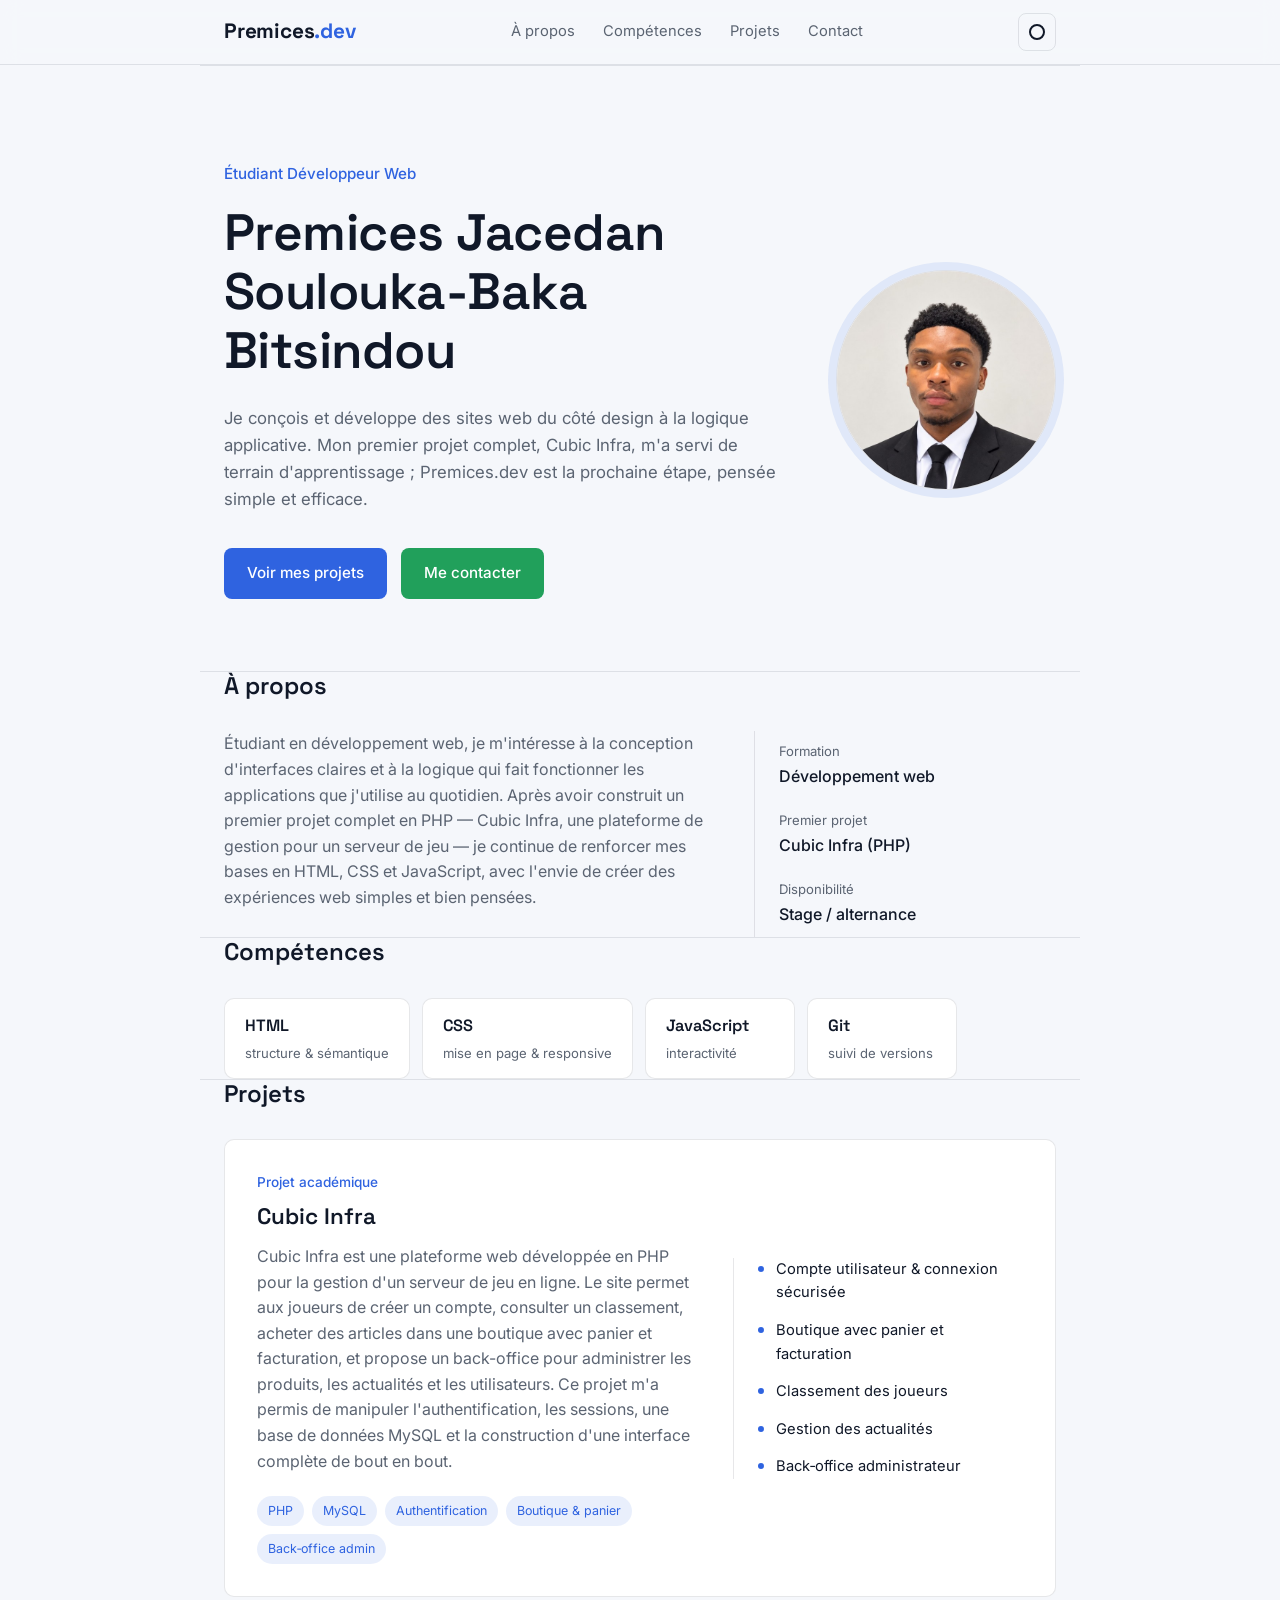
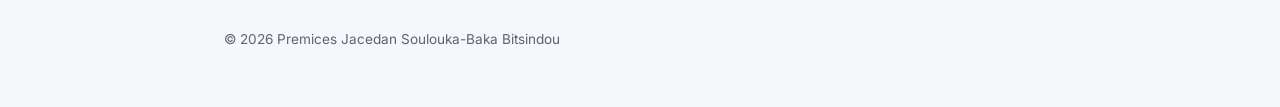
<file: index.html>
<!DOCTYPE html>
<html lang="fr" data-theme="dark">
<head>
<meta charset="UTF-8">
<meta name="viewport" content="width=device-width, initial-scale=1">
<title>Premices.dev — Premices Jacedan Soulouka-Baka Bitsindou</title>
<meta name="description" content="Premices.dev, le site personnel de Premices Jacedan Soulouka-Baka Bitsindou, étudiant développeur web.">
<link rel="preconnect" href="https://fonts.googleapis.com">
<link rel="preconnect" href="https://fonts.gstatic.com" crossorigin>
<link href="https://fonts.googleapis.com/css2?family=Space+Grotesk:wght@500;600;700&family=Inter:wght@400;500;600&display=swap" rel="stylesheet">
<link rel="icon" href="data:image/svg+xml,%3Csvg xmlns='http://www.w3.org/2000/svg' viewBox='0 0 100 100'%3E%3Crect width='100' height='100' rx='22' fill='%232F63E0'/%3E%3Ctext x='50' y='68' font-family='Arial,sans-serif' font-weight='700' font-size='56' fill='white' text-anchor='middle'%3EP%3C/text%3E%3C/svg%3E">
<link rel="stylesheet" href="css/style.css">
</head>
<body>

<header class="site-header">
  <div class="wrap header-inner">
    <a href="#top" class="logo" aria-label="Retour en haut">Premices<span class="logo-dot">.dev</span></a>
    <nav class="main-nav" aria-label="Navigation principale">
      <a href="#about">À propos</a>
      <a href="#skills">Compétences</a>
      <a href="#projects">Projets</a>
      <a href="contact.html">Contact</a>
    </nav>
    <button id="theme-toggle" class="theme-toggle" type="button" aria-label="Changer de thème">
      <span class="theme-icon" aria-hidden="true"></span>
    </button>
  </div>
</header>

<main id="top">

  <section class="hero wrap">
    <div class="hero-text-col">
      <p class="hero-label">Étudiant Développeur Web</p>
      <h1 class="hero-name">Premices Jacedan<br>Soulouka&#8209;Baka Bitsindou</h1>
      <p class="hero-text">
        Je conçois et développe des sites web du côté design à la logique applicative.
        Mon premier projet complet, Cubic Infra, m'a servi de terrain d'apprentissage ;
        Premices.dev est la prochaine étape, pensée simple et efficace.
      </p>
      <div class="hero-actions">
        <a href="#projects" class="btn btn-primary">Voir mes projets</a>
        <a href="contact.html" class="btn btn-accent">Me contacter</a>
      </div>
    </div>
    <div class="hero-photo-col">
      <img src="img/premices.jpg" alt="Photo de Premices Jacedan Soulouka-Baka Bitsindou" class="hero-photo">
    </div>
  </section>

  <section id="about" class="about wrap reveal">
    <div class="section-head">
      <h2>À propos</h2>
    </div>
    <div class="about-grid">
      <p class="about-text">
        Étudiant en développement web, je m'intéresse à la conception d'interfaces claires
        et à la logique qui fait fonctionner les applications que j'utilise au quotidien.
        Après avoir construit un premier projet complet en PHP — Cubic Infra, une plateforme
        de gestion pour un serveur de jeu — je continue de renforcer mes bases en HTML, CSS
        et JavaScript, avec l'envie de créer des expériences web simples et bien pensées.
      </p>
      <dl class="about-facts">
        <div>
          <dt>Formation</dt>
          <dd>Développement web</dd>
        </div>
        <div>
          <dt>Premier projet</dt>
          <dd>Cubic Infra (PHP)</dd>
        </div>
        <div>
          <dt>Disponibilité</dt>
          <dd>Stage / alternance</dd>
        </div>
      </dl>
    </div>
  </section>

  <section id="skills" class="skills wrap reveal">
    <div class="section-head">
      <h2>Compétences</h2>
    </div>
    <ul class="skills-list">
      <li class="skill-chip">
        <span class="skill-name">HTML</span>
        <span class="skill-note">structure &amp; sémantique</span>
      </li>
      <li class="skill-chip">
        <span class="skill-name">CSS</span>
        <span class="skill-note">mise en page &amp; responsive</span>
      </li>
      <li class="skill-chip">
        <span class="skill-name">JavaScript</span>
        <span class="skill-note">interactivité</span>
      </li>
      <li class="skill-chip">
        <span class="skill-name">Git</span>
        <span class="skill-note">suivi de versions</span>
      </li>
    </ul>
  </section>

  <section id="projects" class="projects wrap reveal">
    <div class="section-head">
      <h2>Projets</h2>
    </div>

    <article class="project-feature">
      <div class="project-info">
        <p class="project-kicker">Projet académique</p>
        <h3>Cubic Infra</h3>
        <p class="project-desc">
          Cubic Infra est une plateforme web développée en PHP pour la gestion d'un serveur
          de jeu en ligne. Le site permet aux joueurs de créer un compte, consulter un
          classement, acheter des articles dans une boutique avec panier et facturation,
          et propose un back-office pour administrer les produits, les actualités et les
          utilisateurs. Ce projet m'a permis de manipuler l'authentification, les sessions,
          une base de données MySQL et la construction d'une interface complète de bout en
          bout.
        </p>
        <ul class="project-tags">
          <li>PHP</li>
          <li>MySQL</li>
          <li>Authentification</li>
          <li>Boutique &amp; panier</li>
          <li>Back&#8209;office admin</li>
        </ul>
      </div>
      <ul class="project-features">
        <li>Compte utilisateur &amp; connexion sécurisée</li>
        <li>Boutique avec panier et facturation</li>
        <li>Classement des joueurs</li>
        <li>Gestion des actualités</li>
        <li>Back&#8209;office administrateur</li>
      </ul>
    </article>
  </section>

</main>

<footer class="site-footer wrap">
  <p>&copy; <span id="year"></span> Premices Jacedan Soulouka-Baka Bitsindou</p>
</footer>

<script src="js/script.js"></script>
</body>
</html>
</file>
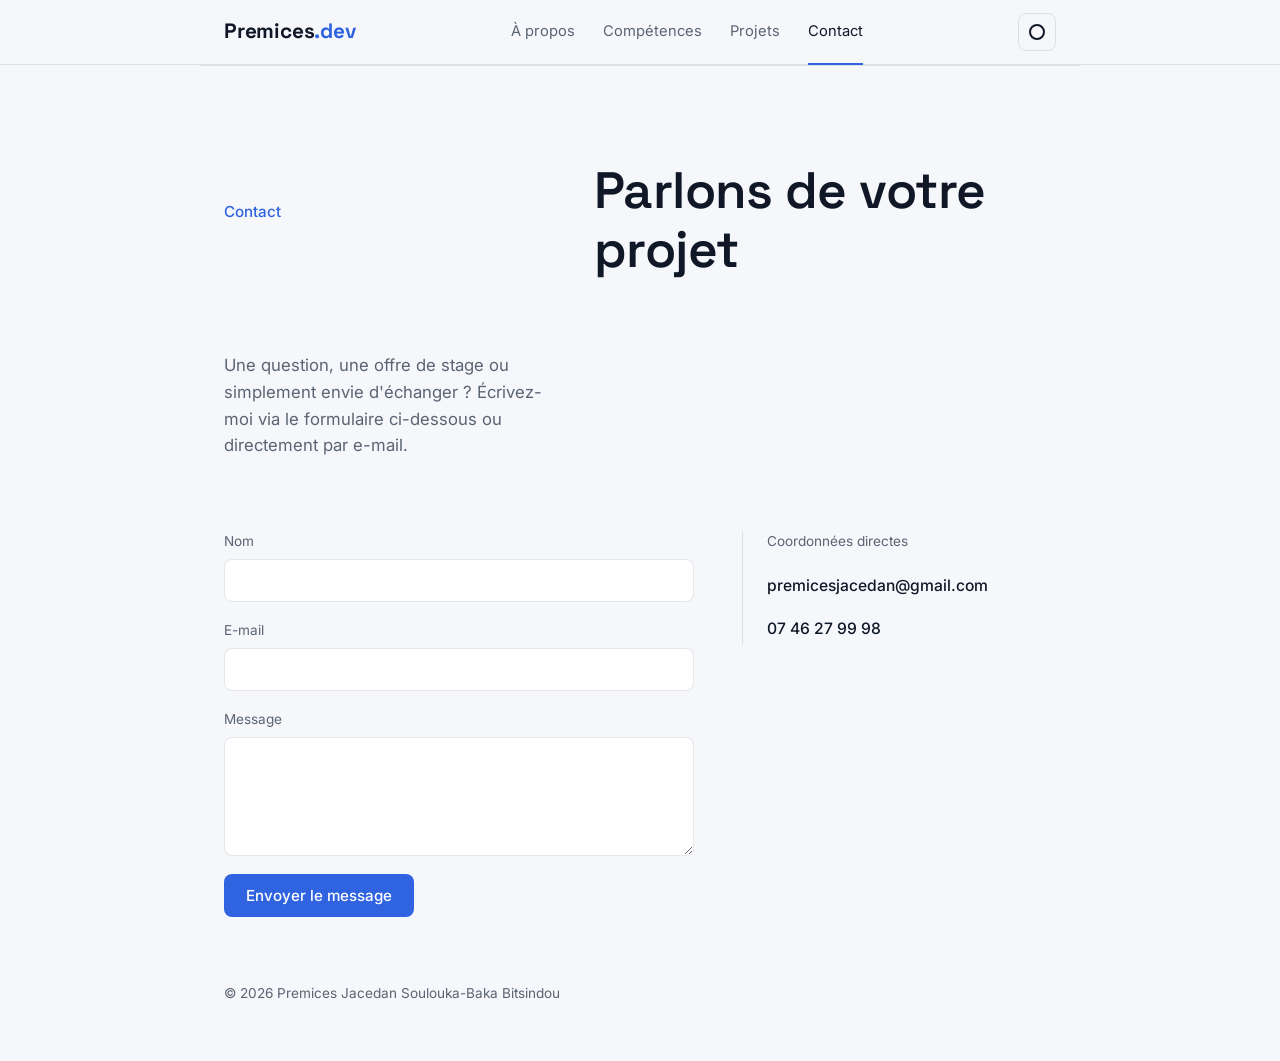
<file: contact.html>
<!DOCTYPE html>
<html lang="fr" data-theme="dark">
<head>
<meta charset="UTF-8">
<meta name="viewport" content="width=device-width, initial-scale=1">
<title>Contact — Premices.dev</title>
<meta name="description" content="Contactez Premices Jacedan Soulouka-Baka Bitsindou via Premices.dev, étudiant développeur web.">
<link rel="preconnect" href="https://fonts.googleapis.com">
<link rel="preconnect" href="https://fonts.gstatic.com" crossorigin>
<link href="https://fonts.googleapis.com/css2?family=Space+Grotesk:wght@500;600;700&family=Inter:wght@400;500;600&display=swap" rel="stylesheet">
<link rel="icon" href="data:image/svg+xml,%3Csvg xmlns='http://www.w3.org/2000/svg' viewBox='0 0 100 100'%3E%3Crect width='100' height='100' rx='22' fill='%232F63E0'/%3E%3Ctext x='50' y='68' font-family='Arial,sans-serif' font-weight='700' font-size='56' fill='white' text-anchor='middle'%3EP%3C/text%3E%3C/svg%3E">
<link rel="stylesheet" href="css/style.css">
</head>
<body>

<header class="site-header">
  <div class="wrap header-inner">
    <a href="index.html" class="logo" aria-label="Retour à l'accueil">Premices<span class="logo-dot">.dev</span></a>
    <nav class="main-nav" aria-label="Navigation principale">
      <a href="index.html#about">À propos</a>
      <a href="index.html#skills">Compétences</a>
      <a href="index.html#projects">Projets</a>
      <a href="contact.html" aria-current="page">Contact</a>
    </nav>
    <button id="theme-toggle" class="theme-toggle" type="button" aria-label="Changer de thème">
      <span class="theme-icon" aria-hidden="true"></span>
    </button>
  </div>
</header>

<main id="top">

  <section class="hero wrap contact-hero">
    <p class="hero-label">Contact</p>
    <h1 class="hero-name">Parlons de votre projet</h1>
    <p class="hero-text">
      Une question, une offre de stage ou simplement envie d'échanger ? Écrivez-moi via
      le formulaire ci-dessous ou directement par e-mail.
    </p>
  </section>

  <section class="contact wrap reveal" style="border-top:none; padding-top:0;">
    <div class="contact-grid">
      <form id="contact-form" class="contact-form" novalidate>
        <input type="hidden" name="access_key" value="b79c130d-8a46-4a44-946f-7fb20b138307">
        <input type="hidden" name="subject" value="Nouveau message depuis Premices.dev">
        <input type="text" name="botcheck" style="display:none" tabindex="-1" autocomplete="off">
        <div class="field">
          <label for="name">Nom</label>
          <input type="text" id="name" name="name" required autocomplete="name">
        </div>
        <div class="field">
          <label for="email">E-mail</label>
          <input type="email" id="email" name="email" required autocomplete="email">
        </div>
        <div class="field">
          <label for="message">Message</label>
          <textarea id="message" name="message" rows="5" required></textarea>
        </div>
        <button type="submit" class="btn btn-primary">Envoyer le message</button>
        <p id="form-status" class="form-status" role="status" aria-live="polite"></p>
      </form>

      <aside class="contact-direct">
        <p class="contact-direct-label">Coordonnées directes</p>
        <a href="mailto:premicesjacedan@gmail.com" class="contact-line">premicesjacedan@gmail.com</a>
        <a href="tel:+33746279998" class="contact-line">07 46 27 99 98</a>
      </aside>
    </div>
  </section>

</main>

<footer class="site-footer wrap">
  <p>&copy; <span id="year"></span> Premices Jacedan Soulouka-Baka Bitsindou</p>
</footer>

<script src="js/script.js"></script>
</body>
</html>
</file>
<file: css/style.css>
/* =========================================================
   Tokens
   ========================================================= */
:root{
  --bg: #0A1128;
  --surface: #121B33;
  --surface-2: #0E1730;
  --text: #E7ECF5;
  --muted: #93A0B8;
  --border: rgba(231,236,245,0.10);
  --primary: #4C7EF3;
  --primary-strong: #2F63E0;
  --primary-tint: rgba(76,126,243,0.14);
  --accent: #2FBE6C;
  --accent-strong: #24A05B;
  --focus: #7AA2FF;

  --font-head: "Space Grotesk", "Segoe UI", Arial, sans-serif;
  --font-body: "Inter", "Segoe UI", Arial, sans-serif;

  --radius: 10px;
  --max-width: 880px;
}

html[data-theme="light"]{
  --bg: #F5F7FB;
  --surface: #FFFFFF;
  --surface-2: #EEF2FA;
  --text: #101828;
  --muted: #5B6472;
  --border: rgba(16,24,40,0.10);
  --primary: #2F63E0;
  --primary-strong: #1E4FC2;
  --primary-tint: rgba(47,99,224,0.10);
  --accent: #21A05B;
  --accent-strong: #17864A;
  --focus: #2F63E0;
}

*{ box-sizing: border-box; }

html{
  scroll-behavior: smooth;
}

body{
  margin: 0;
  background: var(--bg);
  color: var(--text);
  font-family: var(--font-body);
  line-height: 1.6;
  -webkit-font-smoothing: antialiased;
  transition: background 0.25s ease, color 0.25s ease;
}

.wrap{
  max-width: var(--max-width);
  margin: 0 auto;
  padding: 0 24px;
}

h1, h2, h3{
  font-family: var(--font-head);
  font-weight: 600;
  line-height: 1.15;
  margin: 0;
}

p{ margin: 0; }

a{ color: inherit; }

:focus-visible{
  outline: 2px solid var(--focus);
  outline-offset: 3px;
}

ul{ list-style: none; margin: 0; padding: 0; }

@media (prefers-reduced-motion: reduce){
  html{ scroll-behavior: auto; }
  *{ animation-duration: 0.01ms !important; transition-duration: 0.01ms !important; }
}

/* =========================================================
   Header
   ========================================================= */
.site-header{
  position: sticky;
  top: 0;
  z-index: 20;
  background: color-mix(in srgb, var(--bg) 88%, transparent);
  backdrop-filter: blur(10px);
  border-bottom: 1px solid var(--border);
}

.header-inner{
  display: flex;
  align-items: center;
  justify-content: space-between;
  height: 64px;
}

.logo{
  font-family: var(--font-head);
  font-weight: 700;
  font-size: 1.3rem;
  letter-spacing: -0.01em;
  text-decoration: none;
  color: var(--text);
  display: inline-flex;
  align-items: center;
}

.logo-dot{
  color: var(--primary);
}

.main-nav{
  display: flex;
  gap: 28px;
}

.main-nav a{
  text-decoration: none;
  font-size: 0.92rem;
  color: var(--muted);
  transition: color 0.15s ease;
}

.main-nav a:hover{ color: var(--text); }

.main-nav a[aria-current="page"]{
  color: var(--text);
  position: relative;
}

.main-nav a[aria-current="page"]::after{
  content: "";
  position: absolute;
  left: 0;
  right: 0;
  bottom: -21px;
  height: 2px;
  background: var(--primary);
}

.theme-toggle{
  width: 38px;
  height: 38px;
  border-radius: 8px;
  border: 1px solid var(--border);
  background: transparent;
  cursor: pointer;
  display: flex;
  align-items: center;
  justify-content: center;
  color: var(--text);
}

.theme-icon{
  width: 16px;
  height: 16px;
  border-radius: 50%;
  background: var(--text);
  box-shadow: inset -4px -2px 0 0 var(--bg);
  transition: box-shadow 0.2s ease;
}

html[data-theme="light"] .theme-icon{
  background: none;
  box-shadow: none;
  border: 2px solid var(--text);
}

/* =========================================================
   Hero
   ========================================================= */
.hero{
  padding: 96px 24px 72px;
  display: grid;
  grid-template-columns: 1.4fr auto;
  gap: 48px;
  align-items: center;
}

.hero-photo-col{
  display: flex;
  justify-content: center;
}

.hero-photo{
  width: 220px;
  height: 220px;
  border-radius: 50%;
  object-fit: cover;
  border: 1px solid var(--border);
  box-shadow: 0 0 0 8px var(--primary-tint);
}

.hero-label{
  color: var(--primary);
  font-size: 0.95rem;
  font-weight: 500;
  margin-bottom: 18px;
}

.hero-name{
  font-size: clamp(2.1rem, 5vw, 3.2rem);
  letter-spacing: -0.01em;
  max-width: 14ch;
}

.hero-text{
  margin-top: 24px;
  max-width: 56ch;
  color: var(--muted);
  font-size: 1.05rem;
}

.hero-actions{
  display: flex;
  gap: 14px;
  margin-top: 36px;
  flex-wrap: wrap;
}

.btn{
  display: inline-flex;
  align-items: center;
  padding: 12px 22px;
  border-radius: 8px;
  font-size: 0.95rem;
  font-weight: 500;
  text-decoration: none;
  border: 1px solid transparent;
  cursor: pointer;
  transition: transform 0.15s ease, background 0.15s ease, border-color 0.15s ease;
  font-family: var(--font-body);
}

.btn-primary{
  background: var(--primary);
  color: #ffffff;
}
.btn-primary:hover{ background: var(--primary-strong); transform: translateY(-1px); }

.btn-outline{
  background: transparent;
  border-color: var(--border);
  color: var(--text);
}
.btn-outline:hover{ border-color: var(--primary); color: var(--primary); }

.btn-accent{
  background: var(--accent);
  color: #ffffff;
}
.btn-accent:hover{ background: var(--accent-strong); transform: translateY(-1px); }

/* =========================================================
   Section shell
   ========================================================= */
section{
  padding: 64px 24px;
  border-top: 1px solid var(--border);
}

.section-head{
  margin-bottom: 32px;
}

.section-head h2{
  font-size: 1.5rem;
}

/* =========================================================
   About
   ========================================================= */
.about-grid{
  display: grid;
  grid-template-columns: 1.6fr 1fr;
  gap: 48px;
  align-items: start;
}

.about-text{
  color: var(--muted);
  max-width: 62ch;
}

.about-facts{
  margin: 0;
  border-left: 1px solid var(--border);
  padding-left: 24px;
}

.about-facts div{
  padding: 10px 0;
}

.about-facts dt{
  font-size: 0.82rem;
  color: var(--muted);
}

.about-facts dd{
  margin: 2px 0 0;
  font-weight: 500;
}

/* =========================================================
   Skills
   ========================================================= */
.skills-list{
  display: flex;
  flex-wrap: wrap;
  gap: 12px;
}

.skill-chip{
  display: flex;
  flex-direction: column;
  gap: 4px;
  padding: 14px 20px;
  border: 1px solid var(--border);
  border-radius: var(--radius);
  background: var(--surface);
  min-width: 150px;
}

.skill-name{
  font-family: var(--font-head);
  font-weight: 600;
  font-size: 1.02rem;
}

.skill-note{
  font-size: 0.82rem;
  color: var(--muted);
}

/* =========================================================
   Projects
   ========================================================= */
.project-feature{
  display: grid;
  grid-template-columns: 1.5fr 1fr;
  gap: 40px;
  padding: 32px;
  border: 1px solid var(--border);
  border-radius: var(--radius);
  background: var(--surface);
}

.project-kicker{
  color: var(--primary);
  font-size: 0.85rem;
  font-weight: 500;
  margin-bottom: 10px;
}

.project-info h3{
  font-size: 1.4rem;
  margin-bottom: 14px;
}

.project-desc{
  color: var(--muted);
  max-width: 60ch;
}

.project-tags{
  display: flex;
  flex-wrap: wrap;
  gap: 8px;
  margin-top: 22px;
}

.project-tags li{
  font-size: 0.78rem;
  padding: 5px 11px;
  border-radius: 999px;
  background: var(--primary-tint);
  color: var(--primary);
}

.project-features{
  border-left: 1px solid var(--border);
  padding-left: 24px;
  display: flex;
  flex-direction: column;
  gap: 14px;
  align-self: center;
}

.project-features li{
  position: relative;
  padding-left: 18px;
  font-size: 0.92rem;
  color: var(--text);
}

.project-features li::before{
  content: "";
  position: absolute;
  left: 0;
  top: 8px;
  width: 6px;
  height: 6px;
  border-radius: 50%;
  background: var(--primary);
}

/* =========================================================
   Contact
   ========================================================= */
.contact-grid{
  display: grid;
  grid-template-columns: 1.5fr 1fr;
  gap: 48px;
}

.contact-form{
  display: flex;
  flex-direction: column;
  gap: 18px;
}

.field{
  display: flex;
  flex-direction: column;
  gap: 6px;
}

.field label{
  font-size: 0.85rem;
  color: var(--muted);
}

.field input,
.field textarea{
  font-family: var(--font-body);
  font-size: 0.95rem;
  padding: 11px 14px;
  background: var(--surface);
  border: 1px solid var(--border);
  border-radius: 8px;
  color: var(--text);
  resize: vertical;
}

.field input:focus,
.field textarea:focus{
  border-color: var(--primary);
}

.contact-form .btn{
  align-self: flex-start;
  border: none;
}

.form-status{
  font-size: 0.85rem;
  color: var(--muted);
  min-height: 1.2em;
}

.form-status.success{ color: var(--primary); }

.contact-direct{
  border-left: 1px solid var(--border);
  padding-left: 24px;
  display: flex;
  flex-direction: column;
  gap: 10px;
  align-self: start;
}

.contact-direct-label{
  font-size: 0.85rem;
  color: var(--muted);
  margin-bottom: 6px;
}

.contact-line{
  text-decoration: none;
  font-weight: 500;
  font-size: 0.98rem;
  padding: 4px 0;
}

.contact-line:hover{ color: var(--primary); }

/* =========================================================
   Footer
   ========================================================= */
.site-footer{
  padding: 32px 24px 56px;
  color: var(--muted);
  font-size: 0.85rem;
}

/* =========================================================
   Reveal on scroll
   ========================================================= */
.reveal{
  opacity: 0;
  transform: translateY(16px);
  transition: opacity 0.6s ease, transform 0.6s ease;
}

.reveal.is-visible{
  opacity: 1;
  transform: translateY(0);
}

@media (prefers-reduced-motion: reduce){
  .reveal{ opacity: 1; transform: none; transition: none; }
}

/* =========================================================
   Responsive
   ========================================================= */
@media (max-width: 720px){
  .main-nav{ display: none; }
  .hero{
    grid-template-columns: 1fr;
    text-align: center;
    padding-top: 56px;
  }
  .hero-photo-col{ order: -1; }
  .hero-photo{ width: 160px; height: 160px; }
  .hero-actions{ justify-content: center; }
  .about-grid,
  .project-feature,
  .contact-grid{
    grid-template-columns: 1fr;
  }
  .about-facts,
  .project-features,
  .contact-direct{
    border-left: none;
    border-top: 1px solid var(--border);
    padding-left: 0;
    padding-top: 20px;
  }
}
</file>
